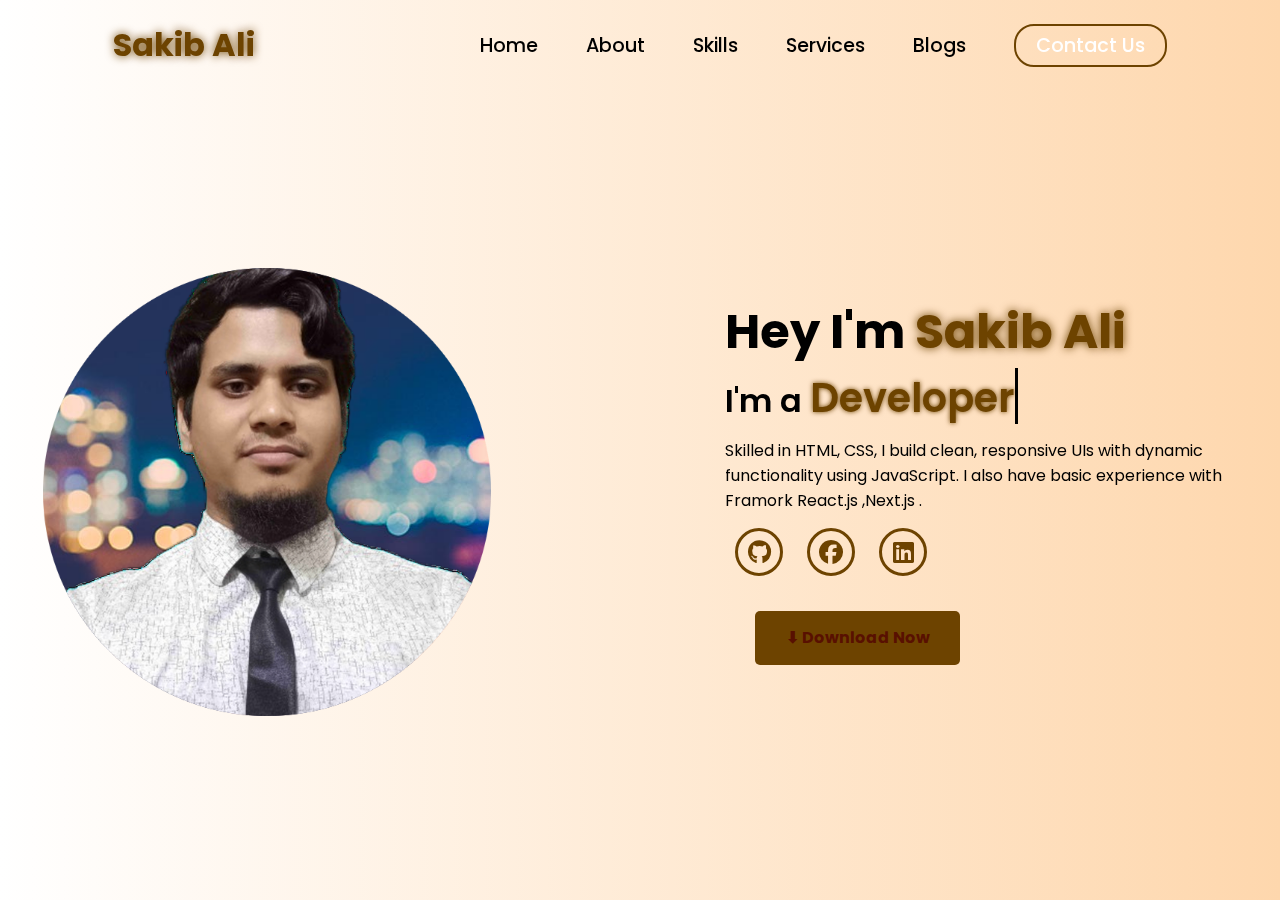
<file: index.html>
<!DOCTYPE html>
<html lang="en">
<head>
    <meta charset="UTF-8">
    <meta name="viewport" content="width=device-width, initial-scale=1.0">
    <meta name="description" content="sakib ali Portfolio">
    <meta name="keywords" content="HTML,CSS,XML,JavaScript,Reactjs,Nextjs">
    <meta name="author" content="sakib ali ">
    <meta name="robots" content="noindex">
    <meta name="googlebot" content="notranslate">
<meta name="googlebot-news" content="nosnippet"> 
    <link rel="stylesheet" href="https://cdnjs.cloudflare.com/ajax/libs/font-awesome/6.7.1/css/all.min.css">
    <title>Sakib Ali Portfolio</title>
    <link rel="stylesheet" href="style.css">
    <link rel="stylesheet" href="https://unpkg.com/aos@next/dist/aos.css" />
</head>
<body>
    <nav>
        <div class="nav-container">
            <div class="logo" data-aos="zoom-in" data-aos-duration="1000">
                <span>Sakib Ali </span>
            </div>
            <div class="links">
                <div class="link" data-aos="fade-up" data-aos-duration="1000" data-aos-delay="100"><a href="index.html">Home</a></div>
                <div class="link" data-aos="fade-up" data-aos-duration="1000" data-aos-delay="200"><a href="about.html">About</a></div>
                <div class="link" data-aos="fade-up" data-aos-duration="1000" data-aos-delay="300"><a href="skill.html">Skills</a></div>
                <div class="link" data-aos="fade-up" data-aos-duration="1000" data-aos-delay="400"><a href="service.html">Services</a></div>
                <div class="link" data-aos="fade-up" data-aos-duration="1000" data-aos-delay="500"><a href="blog.html">Blogs</a></div>
                <div class="link contact-btn" data-aos="fade-up" data-aos-duration="1000" data-aos-delay="600"><a href="#">Contact Us</a></div>
            </div>
            <i class="fa-solid fa-bars hamburg" onclick="hamburg()"></i>
        </div>
        <div class="dropdown">
            <div class="links">
                <a href="">Home</a>
                <a href="about.html">About</a>
                <a href="skill.html">Skills</a>
                <a href="service.html">Services</a>
                <a href="">Blogs</a>
                <a href="">Contact Us</a>
                <i class="fa-solid fa-xmark cancel" onclick="cancel()"></i>
            </div>
        </div>
    </nav>
        <section>
            <div class="main-container">
                <div class="image" data-aos="zoom-in-right" data-aos-duration="2500">
                    <img src="hero-bg.png" alt="">
                </div>
                <div class="content">
                    <h1 data-aos="fade-left" data-aos-duration="1000" data-aos-delay="800">Hey I'm <span>Sakib Ali</span></h1>
                    <div class="typewriter" data-aos="fade-right" data-aos-duration="1000" data-aos-delay="900">I'm a <span></span></div>
                    <p data-aos="flip-up" data-aos-duration="1000" data-aos-delay="1000" class="prevent-select">Skilled in HTML, CSS, 
                         
                        I build clean, responsive UIs with dynamic functionality using JavaScript.
                         I also have basic experience with Framork React.js ,Next.js .</p>
                    <div class="social-links" data-aos="flip-down" data-aos-duration="1000" data-aos-delay="1200">
                        <a href="https://github.com/SAKIBALIECE" ><i class="fa-brands fa-github"></i></a>
                        <a href="https://www.facebook.com/sakibali1999"><i class="fa-brands fa-facebook"></i></a>
                        <a href="https://www.linkedin.com/in/sakibalieng/"><i class="fa-brands fa-linkedin"></i></a>
                       
                    </div>
                    <div class="btn" data-aos="zoom-out-left" data-aos-duration="1000" data-aos-delay="1300">
                        <button><a href="sakib-cv.pdf" class="download-btn"  download>⬇ Download Now</a>
                        </button>
                        
                        
 
                    </div>
                </div>
            </div>
        </section>
        <script src="https://unpkg.com/aos@next/dist/aos.js"></script>
        <script>
          AOS.init({offset:0});
        </script>
        <script>
            function hamburg(){
                const navbar = document.querySelector(".dropdown")
                navbar.style.transform = "translateY(0px)"
            }
            function cancel(){
                const navbar = document.querySelector(".dropdown")
                navbar.style.transform = "translateY(-500px)"
            }
        </script>
</body>
</html>
</file>
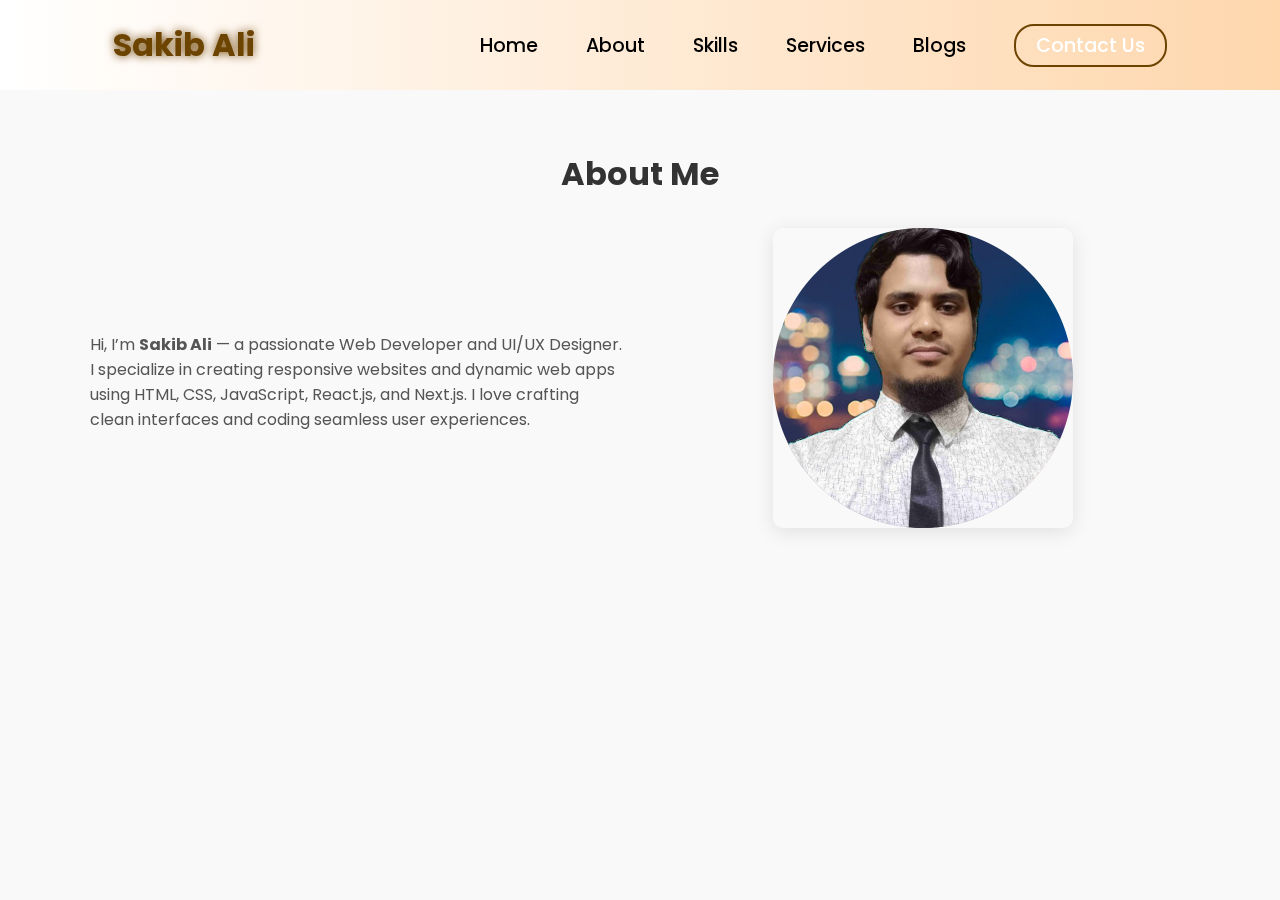
<file: about.html>
<!DOCTYPE html>
<html lang="en">
<head>
    <meta charset="UTF-8">
    <meta name="viewport" content="width=device-width, initial-scale=1.0">
    <meta name="description" content="sakib ali Portfolio">
    <meta name="keywords" content="HTML,CSS,XML,JavaScript,Reactjs,Nextjs">
    <meta name="author" content="sakib ali ">
    <meta name="robots" content="noindex">
    <meta name="googlebot" content="notranslate">
<meta name="googlebot-news" content="nosnippet"> 
    <link rel="stylesheet" href="https://cdnjs.cloudflare.com/ajax/libs/font-awesome/6.7.1/css/all.min.css">
    <title>Sakib Ali Portfolio</title>
    <link rel="stylesheet" href="style.css">
    <link rel="stylesheet" href="https://unpkg.com/aos@next/dist/aos.css" />
</head>
<body>
    <nav>
        <div class="nav-container">
            <div class="logo" data-aos="zoom-in" data-aos-duration="1000">
                <span>Sakib Ali </span>
            </div>
            <div class="links">
                <div class="link" data-aos="fade-up" data-aos-duration="1000" data-aos-delay="100"><a href="index.html">Home</a></div>
                <div class="link" data-aos="fade-up" data-aos-duration="1000" data-aos-delay="200"><a href="about.html">About</a></div>
                <div class="link" data-aos="fade-up" data-aos-duration="1000" data-aos-delay="300"><a href="skill.html">Skills</a></div>
                <div class="link" data-aos="fade-up" data-aos-duration="1000" data-aos-delay="400"><a href="service.html">Services</a></div>
                <div class="link" data-aos="fade-up" data-aos-duration="1000" data-aos-delay="500"><a href="blog.html">Blogs</a></div>
                <div class="link contact-btn" data-aos="fade-up" data-aos-duration="1000" data-aos-delay="600"><a href="#">Contact Us</a></div>
            </div>
            <i class="fa-solid fa-bars hamburg" onclick="hamburg()"></i>
        </div>
        <div class="dropdown">
            <div class="links">
                <a href="">Home</a>
                <a href=" ">About</a>
                <a href="">Skills</a>
                <a href="">Services</a>
                <a href="">Blogs</a>
                <a href="">Contact Us</a>
                <i class="fa-solid fa-xmark cancel" onclick="cancel()"></i>
            </div>
        </div>
    </nav>
          



    <section class="about" id="about">
        <div class="about-container" data-aos="fade-up" data-aos-duration="1000">
          <h2>About Me</h2>
          <div class="about-content">
            <div class="about-text">
              <p>
                Hi, I’m <strong>Sakib Ali</strong> — a passionate Web Developer and UI/UX Designer. I specialize in creating responsive websites and dynamic web apps using HTML, CSS, JavaScript, React.js, and Next.js. I love crafting clean interfaces and coding seamless user experiences.
              </p>
            </div>
            <div class="about-img">
              <img src="hero-bg.png" alt="Sakib Ali">
            </div>
          </div>
        </div>
      </section>
      







        <script src="https://unpkg.com/aos@next/dist/aos.js"></script>
        <script>
          AOS.init({offset:0});
        </script>
        <script>
            function hamburg(){
                const navbar = document.querySelector(".dropdown")
                navbar.style.transform = "translateY(0px)"
            }
            function cancel(){
                const navbar = document.querySelector(".dropdown")
                navbar.style.transform = "translateY(-500px)"
            }
        </script>
</body>
</html>
</file>
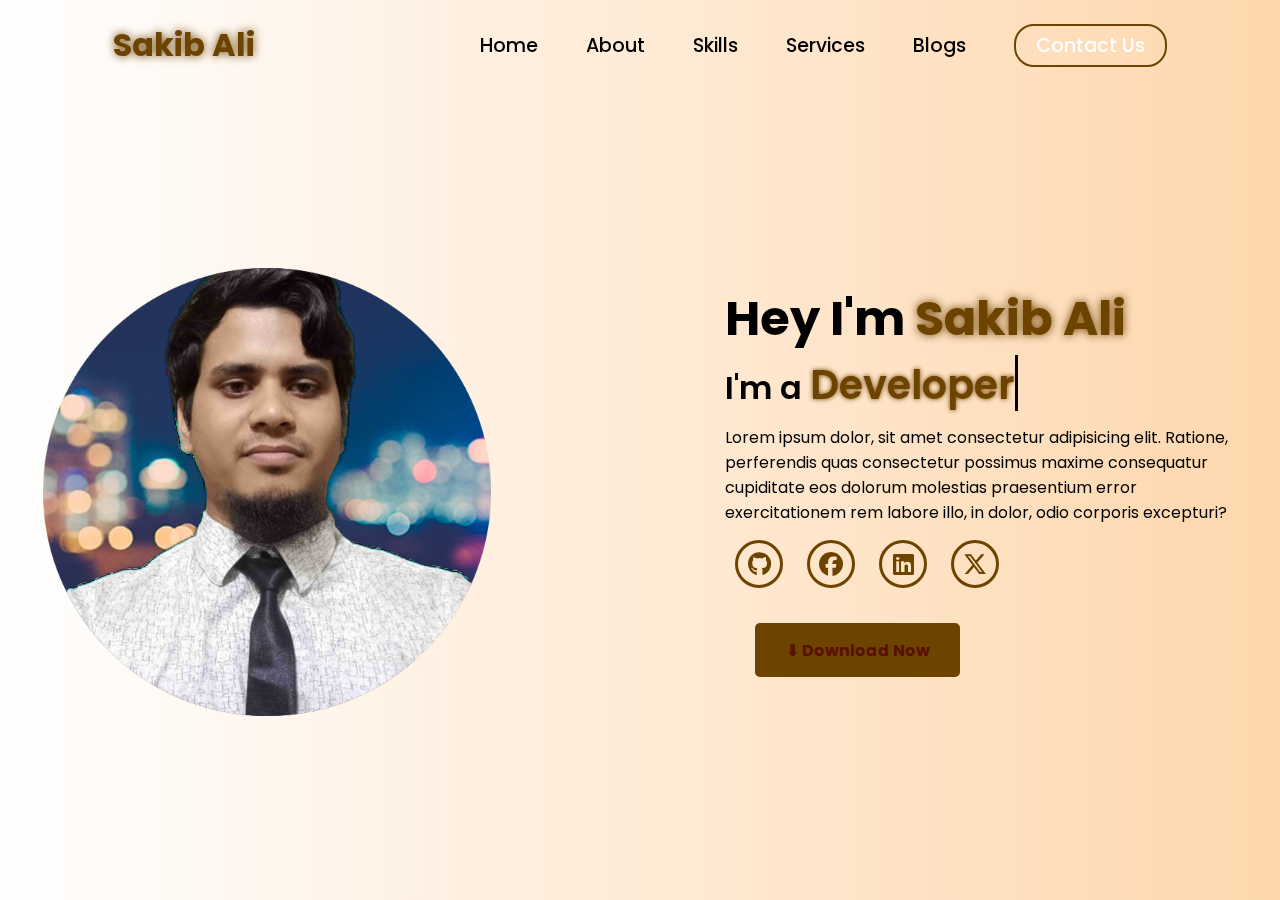
<file: accc.html>
<!DOCTYPE html>
<html lang="en">
<head>
    <meta charset="UTF-8">
    <meta name="viewport" content="width=device-width, initial-scale=1.0">
    <link rel="stylesheet" href="https://cdnjs.cloudflare.com/ajax/libs/font-awesome/6.7.1/css/all.min.css">
    <title>Amelia Portfolio</title>
    <link rel="stylesheet" href="style.css">
    <link rel="stylesheet" href="https://unpkg.com/aos@next/dist/aos.css" />
</head>
<body>
    <nav>
        <div class="nav-container">
            <div class="logo" data-aos="zoom-in" data-aos-duration="1000">
                <span>Sakib Ali </span>
            </div>
            <div class="links">
                <div class="link" data-aos="fade-up" data-aos-duration="1000" data-aos-delay="100"><a href="#">Home</a></div>
                <div class="link" data-aos="fade-up" data-aos-duration="1000" data-aos-delay="200"><a href="index.html">About</a></div>
                <div class="link" data-aos="fade-up" data-aos-duration="1000" data-aos-delay="300"><a href="#">Skills</a></div>
                <div class="link" data-aos="fade-up" data-aos-duration="1000" data-aos-delay="400"><a href="#">Services</a></div>
                <div class="link" data-aos="fade-up" data-aos-duration="1000" data-aos-delay="500"><a href="#">Blogs</a></div>
                <div class="link contact-btn" data-aos="fade-up" data-aos-duration="1000" data-aos-delay="600"><a href="#">Contact Us</a></div>
            </div>
            <i class="fa-solid fa-bars hamburg" onclick="hamburg()"></i>
        </div>
        <div class="dropdown">
            <div class="links">
                <a href="">Home</a>
                <a href="">About</a>
                <a href="">Skills</a>
                <a href="">Services</a>
                <a href="">Blogs</a>
                <a href="">Contact Us</a>
                <i class="fa-solid fa-xmark cancel" onclick="cancel()"></i>
            </div>
        </div>
    </nav>
        <section>
            <div class="main-container">
                <div class="image" data-aos="zoom-in-right" data-aos-duration="2500">
                    <img src="hero-bg.png" alt="">
                </div>
                <div class="content">
                    <h1 data-aos="fade-left" data-aos-duration="1000" data-aos-delay="800">Hey I'm <span>Sakib Ali</span></h1>
                    <div class="typewriter" data-aos="fade-right" data-aos-duration="1000" data-aos-delay="900">I'm a <span></span></div>
                    <p data-aos="flip-up" data-aos-duration="1000" data-aos-delay="1000">Lorem ipsum dolor, sit amet consectetur adipisicing elit. Ratione, perferendis quas consectetur possimus maxime consequatur cupiditate eos dolorum molestias praesentium error exercitationem rem labore illo, in dolor, odio corporis excepturi?</p>
                    <div class="social-links" data-aos="flip-down" data-aos-duration="1000" data-aos-delay="1200">
                        <a href="https://github.com/SAKIBALIECE" ><i class="fa-brands fa-github"></i></a>
                        <a href="https://www.facebook.com/sakibali1999"><i class="fa-brands fa-facebook"></i></a>
                        <a href="https://www.linkedin.com/in/sakibalieng/"><i class="fa-brands fa-linkedin"></i></a>
                        <a href="#"><i class="fa-brands fa-x-twitter"></i></a>
                    </div>
                    <div class="btn" data-aos="zoom-out-left" data-aos-duration="1000" data-aos-delay="1300">
                        <button><a href="sakib-cv.pdf" class="download-btn"  download>⬇ Download Now</a>
                        </button>
                        
                        
 
                    </div>
                </div>
            </div>
        </section>
        <script src="https://unpkg.com/aos@next/dist/aos.js"></script>
        <script>
          AOS.init({offset:0});
        </script>
        <script>
            function hamburg(){
                const navbar = document.querySelector(".dropdown")
                navbar.style.transform = "translateY(0px)"
            }
            function cancel(){
                const navbar = document.querySelector(".dropdown")
                navbar.style.transform = "translateY(-500px)"
            }
        </script>
</body>
</html>
</file>
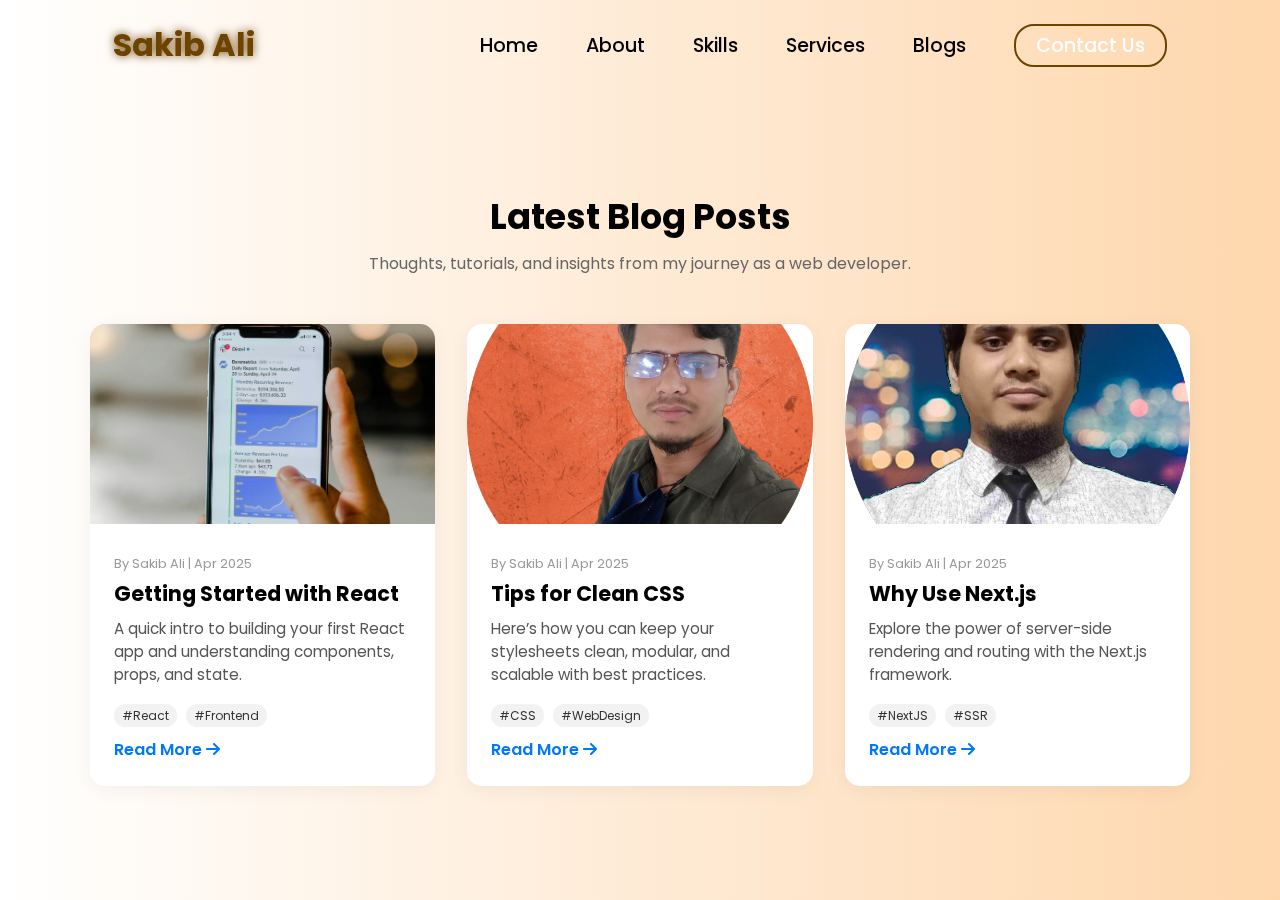
<file: blog.html>
<!DOCTYPE html>
<html lang="en">
<head>
  <meta charset="UTF-8" />
  <meta name="viewport" content="width=device-width, initial-scale=1.0" />
  <meta name="description" content="Sakib Ali Portfolio" />
  <meta name="keywords" content="HTML, CSS, JavaScript, React.js, Next.js" />
  <meta name="author" content="Sakib Ali" />
  <meta name="robots" content="noindex" />
  <meta name="googlebot" content="notranslate" />
  <meta name="googlebot-news" content="nosnippet" />

  <title>Sakib Ali | Services</title>

  <link rel="stylesheet" href="https://cdnjs.cloudflare.com/ajax/libs/font-awesome/6.7.1/css/all.min.css" />
  <link rel="stylesheet" href="style.css" />
  <link rel="stylesheet" href="https://unpkg.com/aos@next/dist/aos.css" />
</head>
<body>

  <!-- Navigation -->
  <nav>
    <div class="nav-container">
      <div class="logo" data-aos="zoom-in" data-aos-duration="1000">
        <span>Sakib Ali</span>
      </div>
      <div class="links">
        <div class="link" data-aos="fade-up" data-aos-duration="1000" data-aos-delay="100"><a href="index.html">Home</a></div>
        <div class="link" data-aos="fade-up" data-aos-duration="1000" data-aos-delay="200"><a href="about.html">About</a></div>
        <div class="link" data-aos="fade-up" data-aos-duration="1000" data-aos-delay="300"><a href="skill.html">Skills</a></div>
        <div class="link" data-aos="fade-up" data-aos-duration="1000" data-aos-delay="400"><a href="service.html">Services</a></div>
        <div class="link" data-aos="fade-up" data-aos-duration="1000" data-aos-delay="500"><a href="blog.html">Blogs</a></div>
        <div class="link contact-btn" data-aos="fade-up" data-aos-duration="1000" data-aos-delay="600"><a href="contact.html">Contact Us</a></div>
      </div>
      <i class="fa-solid fa-bars hamburg" onclick="hamburg()"></i>
    </div>

    <!-- Mobile Dropdown -->
    <div class="dropdown">
      <div class="links">
        <a href="index.html">Home</a>
        <a href="about.html">About</a>
        <a href="skill.html">Skills</a>
        <a href="service.html">Services</a>
        <a href="blogs.html">Blogs</a>
        <a href="contact.html">Contact Us</a>
        <i class="fa-solid fa-xmark cancel" onclick="cancel()"></i>
      </div>
    </div>
  </nav>

 <!-- Blog Section -->
 <section class="blogs" id="blogs">
    <div class="blogs-container" data-aos="fade-up">
      <h2>Latest Blog Posts</h2>
      <p class="blog-intro">Thoughts, tutorials, and insights from my journey as a web developer.</p>
  
      <div class="blog-grid">
        <!-- Blog Post 1 -->
        <div class="blog-card" data-aos="fade-up" data-aos-delay="100">
          <img src="analytics.jpg" alt="React Blog" class="blog-thumb">
          <div class="blog-content">
            <span class="meta">By Sakib Ali | Apr 2025</span>
            <h3>Getting Started with React</h3>
            <p>A quick intro to building your first React app and understanding components, props, and state.</p>
            <div class="tags"><span>#React</span> <span>#Frontend</span></div>
            <a href="#" class="read-btn">Read More <i class="fas fa-arrow-right"></i></a>
          </div>
        </div>
  
        <!-- Blog Post 2 -->
        <div class="blog-card" data-aos="fade-up" data-aos-delay="200">
          <img src="profile-pic (1).png" alt="CSS Blog" class="blog-thumb">
          <div class="blog-content">
            <span class="meta">By Sakib Ali | Apr 2025</span>
            <h3>Tips for Clean CSS</h3>
            <p>Here’s how you can keep your stylesheets clean, modular, and scalable with best practices.</p>
            <div class="tags"><span>#CSS</span> <span>#WebDesign</span></div>
            <a href="#" class="read-btn">Read More <i class="fas fa-arrow-right"></i></a>
          </div>
        </div>
  
        <!-- Blog Post 3 -->
        <div class="blog-card" data-aos="fade-up" data-aos-delay="300">
          <img src="hero-bg.png" alt="Next.js Blog" class="blog-thumb">
          <div class="blog-content">
            <span class="meta">By Sakib Ali | Apr 2025</span>
            <h3>Why Use Next.js</h3>
            <p>Explore the power of server-side rendering and routing with the Next.js framework.</p>
            <div class="tags"><span>#NextJS</span> <span>#SSR</span></div>
            <a href="#" class="read-btn">Read More <i class="fas fa-arrow-right"></i></a>
          </div>
        </div>
      </div>
    </div>
  </section>
  
  <!-- Scripts -->
  <script src="https://unpkg.com/aos@next/dist/aos.js"></script>
  <script>
    AOS.init({ offset: 0 });
    function hamburg() {
      document.querySelector(".dropdown").style.transform = "translateY(0px)";
    }
    function cancel() {
      document.querySelector(".dropdown").style.transform = "translateY(-500px)";
    }
  </script>
</body>
</html>
</file>
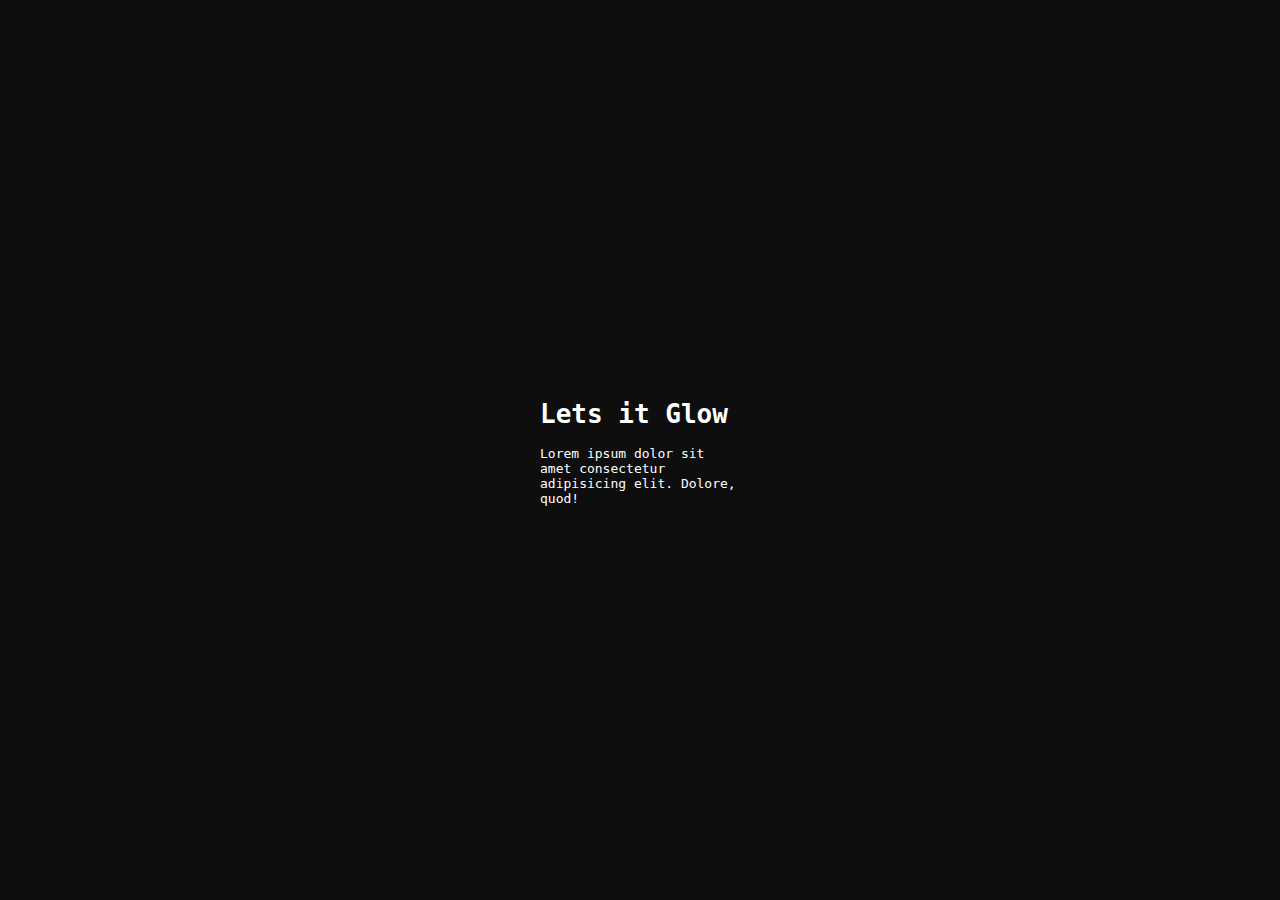
<file: card.html>
<!DOCTYPE html>
<html lang="en">
<head>
    <meta charset="UTF-8">
    <meta name="viewport" content="width=device-width, initial-scale=1.0">
    <title>Document</title>
    <link rel="stylesheet" href="stylee.css">
</head>
<body>
    <div class="card" style="_bg:#8ee457">

<div class="card_backdrop"></div>
<div class="card_content">
    <h1>Lets it Glow</h1>
    <p>Lorem ipsum dolor sit amet consectetur adipisicing elit. Dolore, quod!</p>
</div>



    </div>
</body>
</html>
</file>
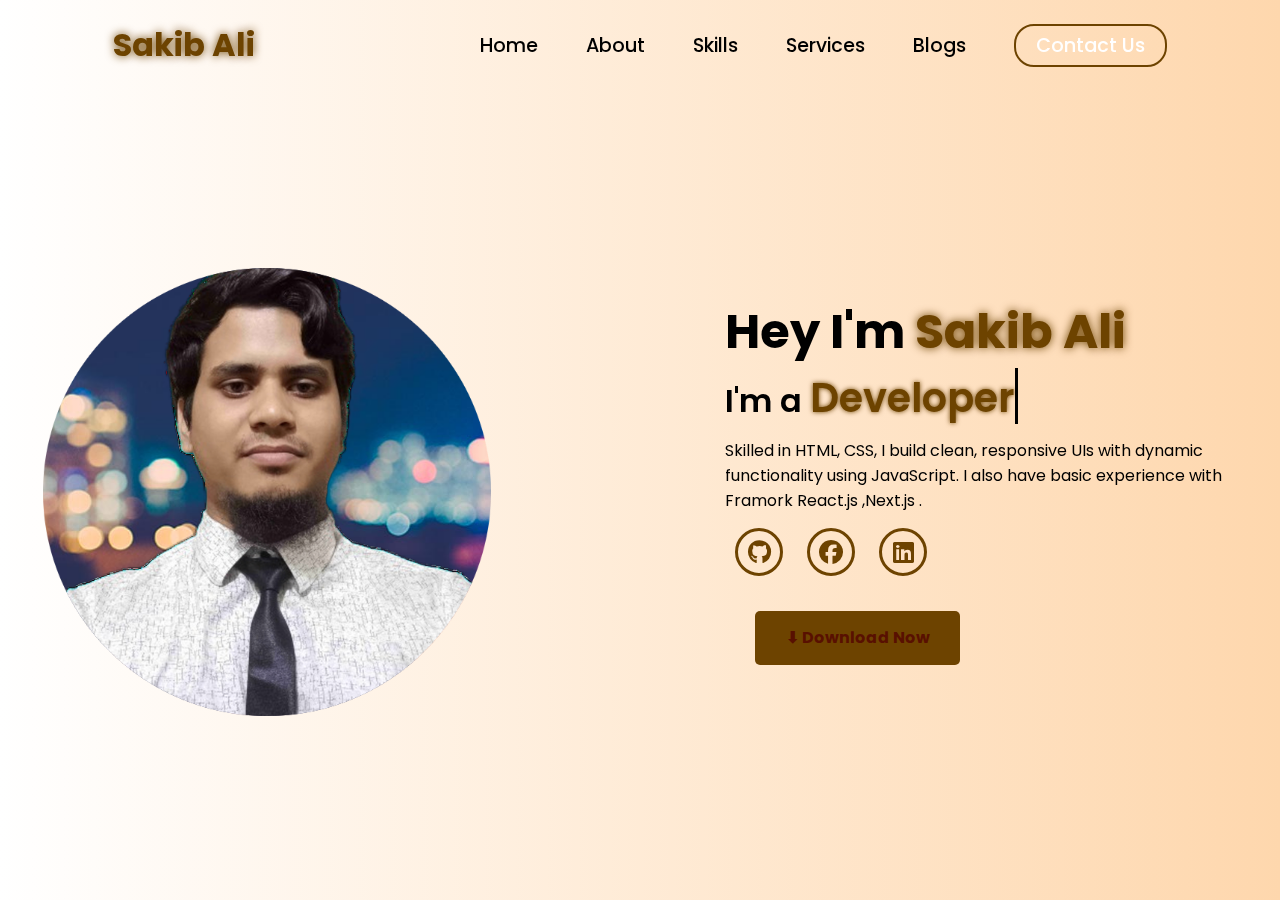
<file: portfolio.html>
<!DOCTYPE html>
<html lang="en">
<head>
    <meta charset="UTF-8">
    <meta name="viewport" content="width=device-width, initial-scale=1.0">
    <meta name="description" content="sakib ali Portfolio">
    <meta name="keywords" content="HTML,CSS,XML,JavaScript,Reactjs,Nextjs">
    <meta name="author" content="sakib ali ">
    <meta name="robots" content="noindex">
    <meta name="googlebot" content="notranslate">
<meta name="googlebot-news" content="nosnippet"> 
    <link rel="stylesheet" href="https://cdnjs.cloudflare.com/ajax/libs/font-awesome/6.7.1/css/all.min.css">
    <title>Sakib Ali Portfolio</title>
    <link rel="stylesheet" href="style.css">
    <link rel="stylesheet" href="https://unpkg.com/aos@next/dist/aos.css" />
</head>
<body>
    <nav>
        <div class="nav-container">
            <div class="logo" data-aos="zoom-in" data-aos-duration="1000">
                <span>Sakib Ali </span>
            </div>
            <div class="links">
                <div class="link" data-aos="fade-up" data-aos-duration="1000" data-aos-delay="100"><a href="portfolio.html">Home</a></div>
                <div class="link" data-aos="fade-up" data-aos-duration="1000" data-aos-delay="200"><a href="about.html">About</a></div>
                <div class="link" data-aos="fade-up" data-aos-duration="1000" data-aos-delay="300"><a href="skill.html">Skills</a></div>
                <div class="link" data-aos="fade-up" data-aos-duration="1000" data-aos-delay="400"><a href="service.html">Services</a></div>
                <div class="link" data-aos="fade-up" data-aos-duration="1000" data-aos-delay="500"><a href="blog.html">Blogs</a></div>
                <div class="link contact-btn" data-aos="fade-up" data-aos-duration="1000" data-aos-delay="600"><a href="#">Contact Us</a></div>
            </div>
            <i class="fa-solid fa-bars hamburg" onclick="hamburg()"></i>
        </div>
        <div class="dropdown">
            <div class="links">
                <a href="">Home</a>
                <a href="about.html">About</a>
                <a href="skill.html">Skills</a>
                <a href="service.html">Services</a>
                <a href="">Blogs</a>
                <a href="">Contact Us</a>
                <i class="fa-solid fa-xmark cancel" onclick="cancel()"></i>
            </div>
        </div>
    </nav>
        <section>
            <div class="main-container">
                <div class="image" data-aos="zoom-in-right" data-aos-duration="2500">
                    <img src="hero-bg.png" alt="">
                </div>
                <div class="content">
                    <h1 data-aos="fade-left" data-aos-duration="1000" data-aos-delay="800">Hey I'm <span>Sakib Ali</span></h1>
                    <div class="typewriter" data-aos="fade-right" data-aos-duration="1000" data-aos-delay="900">I'm a <span></span></div>
                    <p data-aos="flip-up" data-aos-duration="1000" data-aos-delay="1000" class="prevent-select">Skilled in HTML, CSS, 
                         
                        I build clean, responsive UIs with dynamic functionality using JavaScript.
                         I also have basic experience with Framork React.js ,Next.js .</p>
                    <div class="social-links" data-aos="flip-down" data-aos-duration="1000" data-aos-delay="1200">
                        <a href="https://github.com/SAKIBALIECE" ><i class="fa-brands fa-github"></i></a>
                        <a href="https://www.facebook.com/sakibali1999"><i class="fa-brands fa-facebook"></i></a>
                        <a href="https://www.linkedin.com/in/sakibalieng/"><i class="fa-brands fa-linkedin"></i></a>
                       
                    </div>
                    <div class="btn" data-aos="zoom-out-left" data-aos-duration="1000" data-aos-delay="1300">
                        <button><a href="sakib-cv.pdf" class="download-btn"  download>⬇ Download Now</a>
                        </button>
                        
                        
 
                    </div>
                </div>
            </div>
        </section>
        <script src="https://unpkg.com/aos@next/dist/aos.js"></script>
        <script>
          AOS.init({offset:0});
        </script>
        <script>
            function hamburg(){
                const navbar = document.querySelector(".dropdown")
                navbar.style.transform = "translateY(0px)"
            }
            function cancel(){
                const navbar = document.querySelector(".dropdown")
                navbar.style.transform = "translateY(-500px)"
            }
        </script>
</body>
</html>
</file>
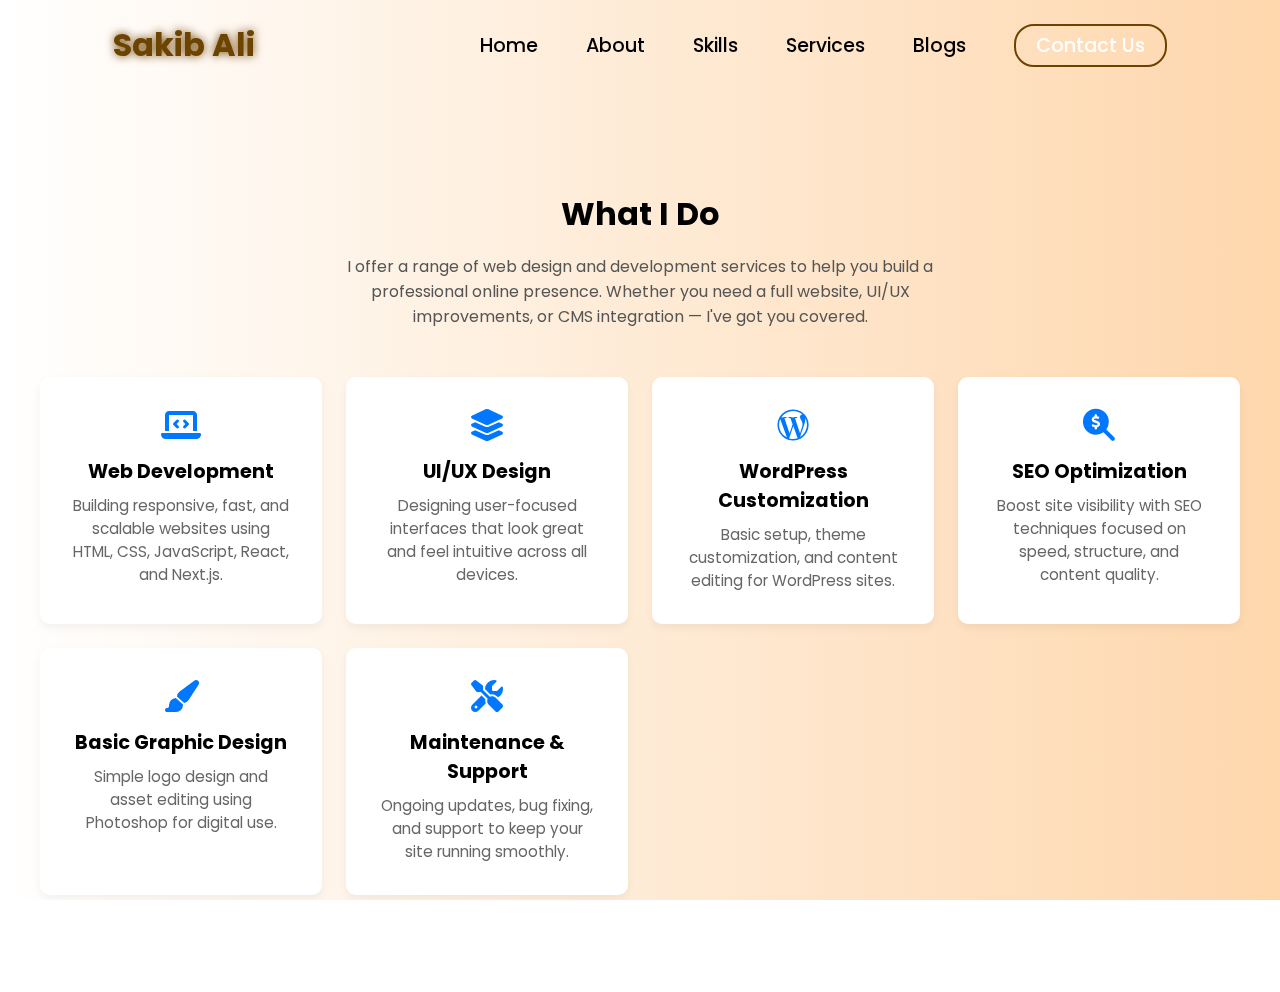
<file: service.html>
<!DOCTYPE html>
<html lang="en">
<head>
  <meta charset="UTF-8" />
  <meta name="viewport" content="width=device-width, initial-scale=1.0" />
  <meta name="description" content="Sakib Ali Portfolio" />
  <meta name="keywords" content="HTML, CSS, JavaScript, React.js, Next.js" />
  <meta name="author" content="Sakib Ali" />
  <meta name="robots" content="noindex" />
  <meta name="googlebot" content="notranslate" />
  <meta name="googlebot-news" content="nosnippet" />

  <title>Sakib Ali | Services</title>

  <link rel="stylesheet" href="https://cdnjs.cloudflare.com/ajax/libs/font-awesome/6.7.1/css/all.min.css" />
  <link rel="stylesheet" href="style.css" />
  <link rel="stylesheet" href="https://unpkg.com/aos@next/dist/aos.css" />
</head>
<body>

  <!-- Navigation -->
  <nav>
    <div class="nav-container">
      <div class="logo" data-aos="zoom-in" data-aos-duration="1000">
        <span>Sakib Ali</span>
      </div>
      <div class="links">
        <div class="link" data-aos="fade-up" data-aos-duration="1000" data-aos-delay="100"><a href="index.html">Home</a></div>
        <div class="link" data-aos="fade-up" data-aos-duration="1000" data-aos-delay="200"><a href="about.html">About</a></div>
        <div class="link" data-aos="fade-up" data-aos-duration="1000" data-aos-delay="300"><a href="skill.html">Skills</a></div>
        <div class="link" data-aos="fade-up" data-aos-duration="1000" data-aos-delay="400"><a href="service.html">Services</a></div>
        <div class="link" data-aos="fade-up" data-aos-duration="1000" data-aos-delay="500"><a href="blog.html">Blogs</a></div>
        <div class="link contact-btn" data-aos="fade-up" data-aos-duration="1000" data-aos-delay="600"><a href="contact.html">Contact Us</a></div>
      </div>
      <i class="fa-solid fa-bars hamburg" onclick="hamburg()"></i>
    </div>

    <!-- Mobile Dropdown -->
    <div class="dropdown">
      <div class="links">
        <a href="index.html">Home</a>
        <a href="about.html">About</a>
        <a href="skill.html">Skills</a>
        <a href="service.html">Services</a>
        <a href="blogs.html">Blogs</a>
        <a href="contact.html">Contact Us</a>
        <i class="fa-solid fa-xmark cancel" onclick="cancel()"></i>
      </div>
    </div>
  </nav>

  <!-- Services Section -->
  <section class="services" id="services">
    <div class="services-container" data-aos="fade-up" data-aos-duration="1000">
      <h2>What I Do</h2>
      <p class="services-intro">
        I offer a range of web design and development services to help you build a professional online presence.
        Whether you need a full website, UI/UX improvements, or CMS integration — I've got you covered.
      </p>

      <div class="services-grid">
        <div class="service-card" data-aos="fade-up" data-aos-delay="100">
          <i class="fas fa-laptop-code"></i>
          <h3>Web Development</h3>
          <p>Building responsive, fast, and scalable websites using HTML, CSS, JavaScript, React, and Next.js.</p>
        </div>

        <div class="service-card" data-aos="fade-up" data-aos-delay="200">
          <i class="fas fa-layer-group"></i>
          <h3>UI/UX Design</h3>
          <p>Designing user-focused interfaces that look great and feel intuitive across all devices.</p>
        </div>

        <div class="service-card" data-aos="fade-up" data-aos-delay="300">
          <i class="fab fa-wordpress-simple"></i>
          <h3>WordPress Customization</h3>
          <p>Basic setup, theme customization, and content editing for WordPress sites.</p>
        </div>

        <div class="service-card" data-aos="fade-up" data-aos-delay="400">
          <i class="fas fa-search-dollar"></i>
          <h3>SEO Optimization</h3>
          <p>Boost site visibility with SEO techniques focused on speed, structure, and content quality.</p>
        </div>

        <div class="service-card" data-aos="fade-up" data-aos-delay="500">
          <i class="fas fa-paint-brush"></i>
          <h3>Basic Graphic Design</h3>
          <p>Simple logo design and asset editing using Photoshop for digital use.</p>
        </div>

        <div class="service-card" data-aos="fade-up" data-aos-delay="600">
          <i class="fas fa-tools"></i>
          <h3>Maintenance & Support</h3>
          <p>Ongoing updates, bug fixing, and support to keep your site running smoothly.</p>
        </div>
      </div>

      <div class="services-cta" data-aos="fade-up" data-aos-delay="700">
        <a href="contact.html" class="btn">Let’s Work Together</a>
      </div>
    </div>
  </section>

  <!-- Scripts -->
  <script src="https://unpkg.com/aos@next/dist/aos.js"></script>
  <script>
    AOS.init({ offset: 0 });
    function hamburg() {
      document.querySelector(".dropdown").style.transform = "translateY(0px)";
    }
    function cancel() {
      document.querySelector(".dropdown").style.transform = "translateY(-500px)";
    }
  </script>
</body>
</html>
</file>
<file: style.css>
@import url('https://fonts.googleapis.com/css2?family=Poppins:wght@100;200;300;400;500;600&display=swap');
*{
    padding: 0;
    margin: 0;
    font-family: 'Poppins', sans-serif;
    box-sizing: border-box;
}
html{
    overflow-x: hidden;
}
body{
    width: 100%;
    height: 100vh;
    overflow: hidden;
    background: linear-gradient(to right, rgb(255,255,255), rgb(254,215,173));
}
nav{
    width: 100%;
    height: 10vh;
    position: sticky;
}
.nav-container{
    width: 100%;
    height: 100%;
    display: flex;
    justify-content: space-around;
    align-items: center;
}
.logo{
    color: black;
    font-size: 2rem;
    font-weight: bolder;
}
.logo span{
    color: rgb(109,67, 0);
    text-shadow: 0 0 10px rgb(109,67, 0);
}
.hamburg, .cancel{
    cursor: pointer;
    position: absolute;
    right: 15px;
    top: 10px;
    color: black;
    font-size: 2rem;
    display: none;
}
.nav-container .links {
    display: flex;
    gap: 3rem;
    align-items: center;
}
.nav-container .links a{
    position: relative;
    font-size: 1.2rem;
    color: black;
    text-decoration: none;
    font-weight: 500;
    transform: 0.3s linear;
}
.nav-container .links a::before{
    position: absolute;
    content: "";
    bottom: -3px;
    left: 0;
    width: 0%;
    height: 3px;
    background-color: rgb(109,67, 0);
    transition: 0.2s linear;
}
.nav-container .links a:hover::before{
    width: 100%;
}
.nav-container .contact-btn{
    background-color: transparent;
    padding: 5px 20px;
    border-radius: 20px;
    border: 2px solid rgb(109,67, 0);
    transition: 0.2s linear;
}
.nav-container .contact-btn a{
    color: white;
    transition: 0.3s linear;
}
.nav-container .contact-btn:hover, .nav-container .contact-btn:hover a{
    background-color: rgb(109,67, 0);
    color: white;
}
.nav-container .links a:hover{
    color: rgb(109,67, 0);
}
.dropdown{
    z-index: 100;
    position: absolute;
    top: 0;
    transform: translateY(-500px);
    width: 100%;
    height: auto;
    backdrop-filter: brightness(40%) blur(3px);
    box-shadow: 0 0 20px black;
    transition: 0.2s linear;
}
.dropdown .links a{
    color: white;
    display: flex;
    text-decoration: none;
    justify-content: center;
    padding: 15px 0;
    align-items: center;
    transition: 0.2s linear;
}
.dropdown .links a:hover{
    background-color: rgb(109,67, 0);
}
section{
    width: 100%;
    height: 90vh;
}
.main-container{
    width: 100%;
    height: 100%;
    display: flex;
    justify-content: space-evenly;
    align-items: center;
}
.main-container .image{
    z-index: -1;
    width: 50%;
}
.main-container .image img{
    width: 70%;
}
.main-container .content{
    color: black;
    width: 40%;
    min-height: 100px;
}
.content h1{
    font-size: clamp(1rem, 2rem + 5vw, 3rem);
}
.content h1 span{
    color: rgb(109,67, 0);
    text-shadow: 0 0 10px rgb(109,67, 0);
}
.content .typewriter{
    font-weight: 600;
    font-size: clamp(1rem, 1rem + 5vw, 2rem);
}
.content .typewriter span{
    color: rgb(109,67, 0);
    font-size: 2.5rem;
    text-shadow: 0 0 5px rgb(109,67, 0);
    position: relative;
    transition: 0.3s linear;
}
.typewriter span::before{
    content: "Developer";
    animation: words 15s infinite;
}
.typewriter span::after{
    content: "";
    position: absolute;
    width: calc(100% + 8px);
    height: 100%;
    border-left: 3px solid black;
    animation:  cursor 0.6s linear infinite;
}
@keyframes cursor {
    to{
        border-left: 3px solid #b74b4b;
    }
}
@keyframes words {
    0%, 33%{
        content: "Developer";
    }
    33%, 66%{
        content: "Designer";
    }
    66%, 100%{
        content: "sakib ali";
    }
}
.content p{
    font-size: clamp(0.4rem, 0.2rem + 9vw, 1rem);
    margin: 10px 0;
}
.social-links i{
    display: inline-flex;
    justify-content: center;
    align-items: center;
    width: 3rem;
    height: 3rem;
    background-color:transparent;
    border: 0.2rem solid rgb(109,67, 0);
    border-radius: 50%;
    color:rgb(109,67, 0);
    margin: 5px 10px;
    font-size: 1.5rem;
    transition: 0.2s linear;
}
.social-links i:hover{
    scale: 1.3;
    color: white;
    background-color: rgb(109,67, 0);
    filter: drop-shadow(0 0 10px rgb(109,67,0));
}
.content button{
    width: 40%;
    height: 6vh;
    margin: 30px;
    background-color: rgb(109,67, 0);
    color: white;
    border: none;
    outline: none;
    font-size: 100%;
    font-weight: 700;
    border-radius: 5px;
    transition: 0.2s linear;
}
.content button:hover{
 scale: 1.1;
 color: rgb(109,67, 0);
 border: 2px solid rgb(109,67, 0);
 background-color: transparent;
 font-weight: 700;
 box-shadow: 0 0 40px rgb(109,67, 0);
}
@media (max-width:884px) {
    body{
        overflow-y: visible;
    }
    nav .logo{
        position: absolute;
        top: 16px;
        left: 15px;
        font-size: 1.5rem;
    }
    .main-container{
        display: flex;
        flex-direction: column;
    }
    .nav-container .links{
        display: none;
    }
    .hamburg,.cancel{
        display: block;
    }
    .main-container .content{
        width: 80%;
    }
    .social-links i{
        width: 2.5rem;
        height: 2.5rem;
        font-size: 1.5rem;
    }
    .cancel{
        color: white;
    }
    .main-container .image{
        width: 80%;
        margin-bottom: 0px;
    }
}
.download-btn{
    text-decoration: none;
    color: #530202cc;
}
.prevent-select {
    -webkit-user-select: none; /* Safari */
    -ms-user-select: none; /* IE 10 and IE 11 */
    user-select: none; /* Standard syntax */
  }


/* 
  about section */

  .about {
    padding: 60px 20px;
    background-color: #f9f9f9;
  }
  
  .about-container {
    max-width: 1100px;
    margin: 0 auto;
  }
  
  .about h2 {
    font-size: 2rem;
    margin-bottom: 30px;
    text-align: center;
    color: #333;
  }
  
  .about-content {
    display: flex;
    flex-wrap: wrap;
    gap: 30px;
    align-items: center;
    justify-content: center;
  }
  
  .about-text {
    flex: 1;
    min-width: 280px;
    font-size: 1rem;
    color: #555;
  }
  
  .about-img {
    flex: 1;
    min-width: 250px;
    text-align: center;
  }
  
  .about-img img {
    width: 100%;
    max-width: 300px;
    border-radius: 10px;
    box-shadow: 0 4px 20px rgba(0, 0, 0, 0.1);
  }
  /* skill section */

  .skills {
    background-color: #fff;
    padding: 60px 20px;
  }
  
  .skills-container {
    max-width: 1000px;
    margin: 0 auto;
  }
  
  .skills h2 {
    text-align: center;
    font-size: 2rem;
    margin-bottom: 40px;
    color: #333;
  }
  
  .skills-grid {
    display: grid;
    grid-template-columns: repeat(auto-fit, minmax(280px, 1fr));
    gap: 20px;
  }
  
  .skill {
    background-color: #f4f4f4;
    padding: 20px;
    border-radius: 12px;
    box-shadow: 0 4px 15px rgba(0, 0, 0, 0.05);
  }
  
  .skill span {
    font-weight: bold;
    display: block;
    margin-bottom: 10px;
    color: #444;
  }
  
  .progress-bar {
    width: 100%;
    background: #ddd;
    height: 10px;
    border-radius: 5px;
    overflow: hidden;
  }
  
  .progress {
    height: 100%;
    background: #00aaff;
    transition: width 1s ease-in-out;
  }
  /* service */

  /* Services Section */
.services {
    padding: 100px 20px 60px;
  }
  .services-container {
    max-width: 1200px;
    margin: auto;
    text-align: center;
  }
  .services-container h2 {
    font-size: 2rem;
    margin-bottom: 1rem;
  }
  .services-intro {
    max-width: 600px;
    margin: 0 auto 2rem;
    color: #555;
  }
  .services-grid {
    display: grid;
    grid-template-columns: repeat(auto-fit, minmax(250px, 1fr));
    gap: 1.5rem;
    padding: 1rem 0;
  }
  .service-card {
    background: #fff;
    border-radius: 10px;
    padding: 2rem;
    box-shadow: 0 4px 10px rgba(0,0,0,0.05);
    transition: 0.3s ease;
  }
  .service-card:hover {
    transform: translateY(-5px);
    box-shadow: 0 8px 16px rgba(0,0,0,0.1);
  }
  .service-card i {
    font-size: 2rem;
    color: #0077ff;
    margin-bottom: 1rem;
  }
  .service-card h3 {
    font-size: 1.2rem;
    margin-bottom: 0.5rem;
  }
  .service-card p {
    color: #666;
    font-size: 0.95rem;
  }
  
  .services-cta {
    margin-top: 2rem;
  }
  .services-cta .btn {
    display: inline-block;
    background: #0077ff;
    color: #fff;
    padding: 0.75rem 1.5rem;
    border-radius: 6px;
    text-decoration: none;
    transition: 0.3s;
  }
  .services-cta .btn:hover {
    background: #005fc2;
  }
  
  /* Responsive */
  @media (max-width: 768px) {
    .links {
      display: none;
    }
    .hamburg {
      display: block;
    }
  }

  /* blog section */

  .blogs {
    padding: 100px 20px 60px;
  }
  .blogs-container {
    max-width: 1100px;
    margin: auto;
    text-align: center;
  }
  .blogs-container h2 {
    font-size: 2.2rem;
    margin-bottom: 0.5rem;
  }
  .blog-intro {
    color: #666;
    margin-bottom: 3rem;
  }
  
  .blog-grid {
    display: grid;
    grid-template-columns: repeat(auto-fit, minmax(320px, 1fr));
    gap: 2rem;
  }
  
  .blog-card {
    background: #fff;
    border-radius: 15px;
    box-shadow: 0 4px 20px rgba(0, 0, 0, 0.05);
    overflow: hidden;
    text-align: left;
    transition: transform 0.3s ease;
  }
  .blog-card:hover {
    transform: translateY(-10px);
  }
  
  .blog-thumb {
    width: 100%;
    height: 200px;
    object-fit: cover;
  }
  
  .blog-content {
    padding: 1.5rem;
  }
  .blog-content h3 {
    font-size: 1.3rem;
    margin-bottom: 0.5rem;
  }
  .blog-content p {
    color: #555;
    font-size: 0.95rem;
    margin-bottom: 1rem;
  }
  .meta {
    font-size: 0.8rem;
    color: #999;
    margin-bottom: 0.3rem;
    display: block;
  }
  .tags span {
    background: #f2f2f2;
    color: #333;
    font-size: 0.75rem;
    padding: 3px 8px;
    border-radius: 20px;
    margin-right: 5px;
  }
  
  .read-btn {
    display: inline-block;
    margin-top: 10px;
    color: #0077ff;
    font-weight: 600;
    text-decoration: none;
    transition: all 0.2s ease;
  }
  .read-btn:hover {
    text-decoration: underline;
  }
</file>
<file: stylee.css>
@property -gh{
    syntax: "<percentage>";
    initial-value: 0%;
    inherits: false;
}
 :root{
    --brad:0.4rem;
 }
body{
    height: 100vh;
    margin: 0;
    background-color: #0e0e0e;
    color: #fff;
    font-family: monospace;
    display: flex;
    flex-wrap: wrap;
    justify-content: center;
    place-items: center;
    gap: 1rem;

}
.card{
    position: relative;
    width: 200px;
    padding: 1rem 2rem;
    border-radius: var(--brad);
    background: color-mix(var(--bg), #fff);
    overflow: hidden;
}
.card_backdrop{
    --grad:hsl(from var(--bg) h 20 50)
    position:absolute;
    inset: 0;
    background-image: radial-gradient(150% var (--gh) at 25% 100%, var (--grad),transparent), 
    radial-gradient(150% calc(300% -var(--gh)+25%) at 75% 100%), var(--grad), transparent);
    animation: wobble 3s infinite alternate ;
    transition:--gy 1s ease:
}
    &::before{
        content:"";

position: absolute;
inset: 0 1 rem;
background: rgba(0, 0, 0,0/0.2);
background: var(--brad);
backdrop-filter: blur(100px) contarst(10);

    }
</file>
